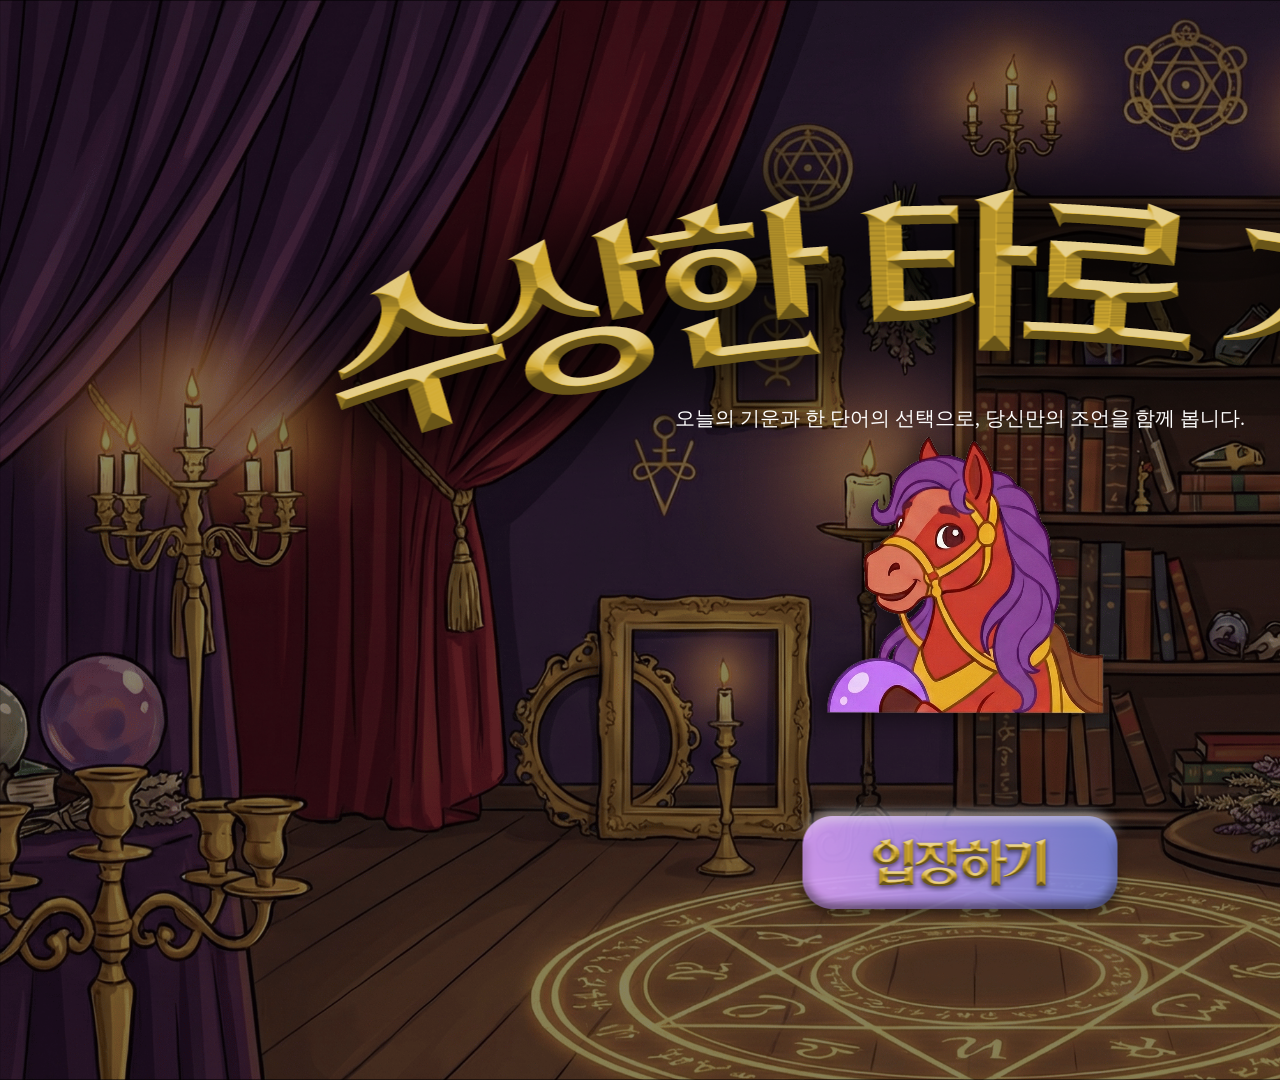
<file: gemini-text/index.html>
<!DOCTYPE html>
<html lang="en">

<head>
  <meta charset="utf-8" />
  <meta name="viewport" content="width=device-width, initial-scale=1.0">

  <title>Sketch</title>

  <link rel="stylesheet" type="text/css" href="style.css">

  <script src="libraries/p5.min.js"></script>
  <script src="libraries/p5.sound.min.js"></script>
</head>

<body>
  <script src="sketch.js"></script>
</body>

</html>
</file>
<file: gemini-text/style.css>
html, body {
  margin: 0;
  padding: 0;
}

canvas {
  display: block;
}
</file>
